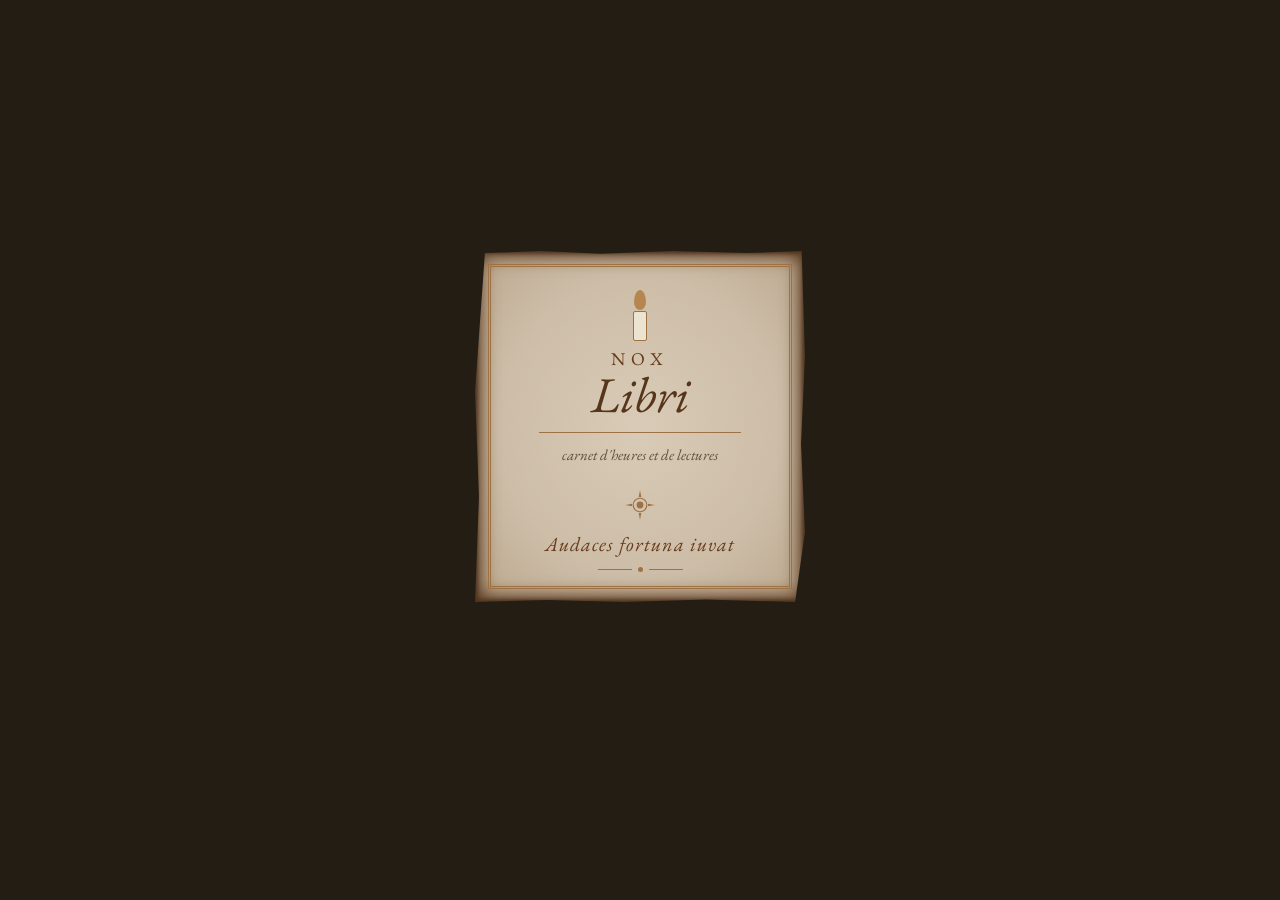
<file: index.html>
<!DOCTYPE html>
<html lang="fr">
<head>
  <meta charset="UTF-8">
  <meta name="viewport" content="width=device-width, initial-scale=1, viewport-fit=cover">
  <meta name="theme-color" content="#231D14">
  <title>Nox Libri</title>

  <!-- L'application installable : sa carte d'identité et son icône -->
  <link rel="manifest" href="manifest.json">
  <link rel="icon" href="icones/icone-192.png">
  <link rel="apple-touch-icon" href="icones/icone-192.png">

  <!-- Les polices : EB Garamond (titres), News Cycle (petits textes), Cutive (tâches et notes).
       Elles sont rangées dans le dossier "polices" : aucun autre site n'est contacté. -->
  <link rel="stylesheet" href="css/polices.css">

  <link rel="stylesheet" href="css/style.css">
</head>
<body class="theme-jour">

  <!-- ========== L'ÉCRAN D'OUVERTURE (l'ex-libris) ========== -->
  <!-- Elle reste affichée jusqu'à ce qu'on touche l'écran : la page se tourne alors comme celle d'un livre -->
  <div id="ouverture" role="button" tabindex="0" aria-label="Ouvrir le carnet">
    <div class="etiquette-exlibris page">
      <div class="double-cadre"></div>
      <div class="chandelle-dessin" aria-hidden="true"><span class="cire"></span><span class="flamme"></span></div>
      <p class="ex">NOX</p>
      <p class="libris">Libri</p>
      <div class="filet"></div>
      <p class="sous-titre">carnet d'heures et de lectures</p>
      <div class="soleil" aria-hidden="true">
        <svg width="34" height="34" viewBox="0 0 30 30"><circle cx="15" cy="15" r="6" fill="none" stroke="currentColor"/><circle cx="15" cy="15" r="3" fill="currentColor"/><path d="M15 2 L16.2 8 L13.8 8 Z M15 28 L13.8 22 L16.2 22 Z M2 15 L8 13.8 L8 16.2 Z M28 15 L22 16.2 L22 13.8 Z" fill="currentColor"/></svg>
      </div>
      <p class="devise">Audaces fortuna iuvat</p>
      <div class="filet-point"><i></i><b></b><i></i></div>
    </div>
    <p class="invitation">touchez pour ouvrir le carnet</p>
  </div>

  <!-- ========== LE CONTENU : chaque volet s'affiche ici ========== -->
  <main id="contenu"></main>

  <!-- ========== LA BARRE DE NAVIGATION ========== -->
  <nav id="navigation">
    <button data-volet="aujourdhui">Aujourd'hui</button>
    <button data-volet="calendrier">Calendrier</button>
    <button data-volet="taches">Tâches</button>
    <button data-volet="bibliotheque">Bibliothèque</button>
    <button data-volet="notes">Notes</button>
  </nav>

  <!-- Les fenêtres qui s'ouvrent par-dessus (fiches, formulaires, questions) -->
  <div id="fenetres"></div>

  <!-- Le lecteur de livres, en plein écran -->
  <div id="lecteur" hidden></div>

  <!-- Les petits messages temporaires -->
  <div id="messages"></div>

  <!-- Le grain du papier, dessiné une seule fois et réutilisé partout -->
  <svg width="0" height="0" style="position:absolute" aria-hidden="true">
    <filter id="filtre-grain"><feTurbulence type="fractalNoise" baseFrequency=".9" numOctaves="3"/></filter>
  </svg>

  <!-- ========== LE CODE, découpé en fichiers ========== -->
  <script src="js/outils.js"></script>
  <script src="js/donnees.js"></script>
  <script src="js/fenetres.js"></script>
  <script src="js/rendezvous.js"></script>
  <script src="js/calendrier.js"></script>
  <script src="js/taches.js"></script>
  <script src="js/notes.js"></script>
  <script src="js/aujourdhui.js"></script>
  <script src="js/bibliotheque.js"></script>
  <script src="js/lecteur.js"></script>
  <script src="js/rappels.js"></script>
  <script src="js/app.js"></script>
</body>
</html>
</file>
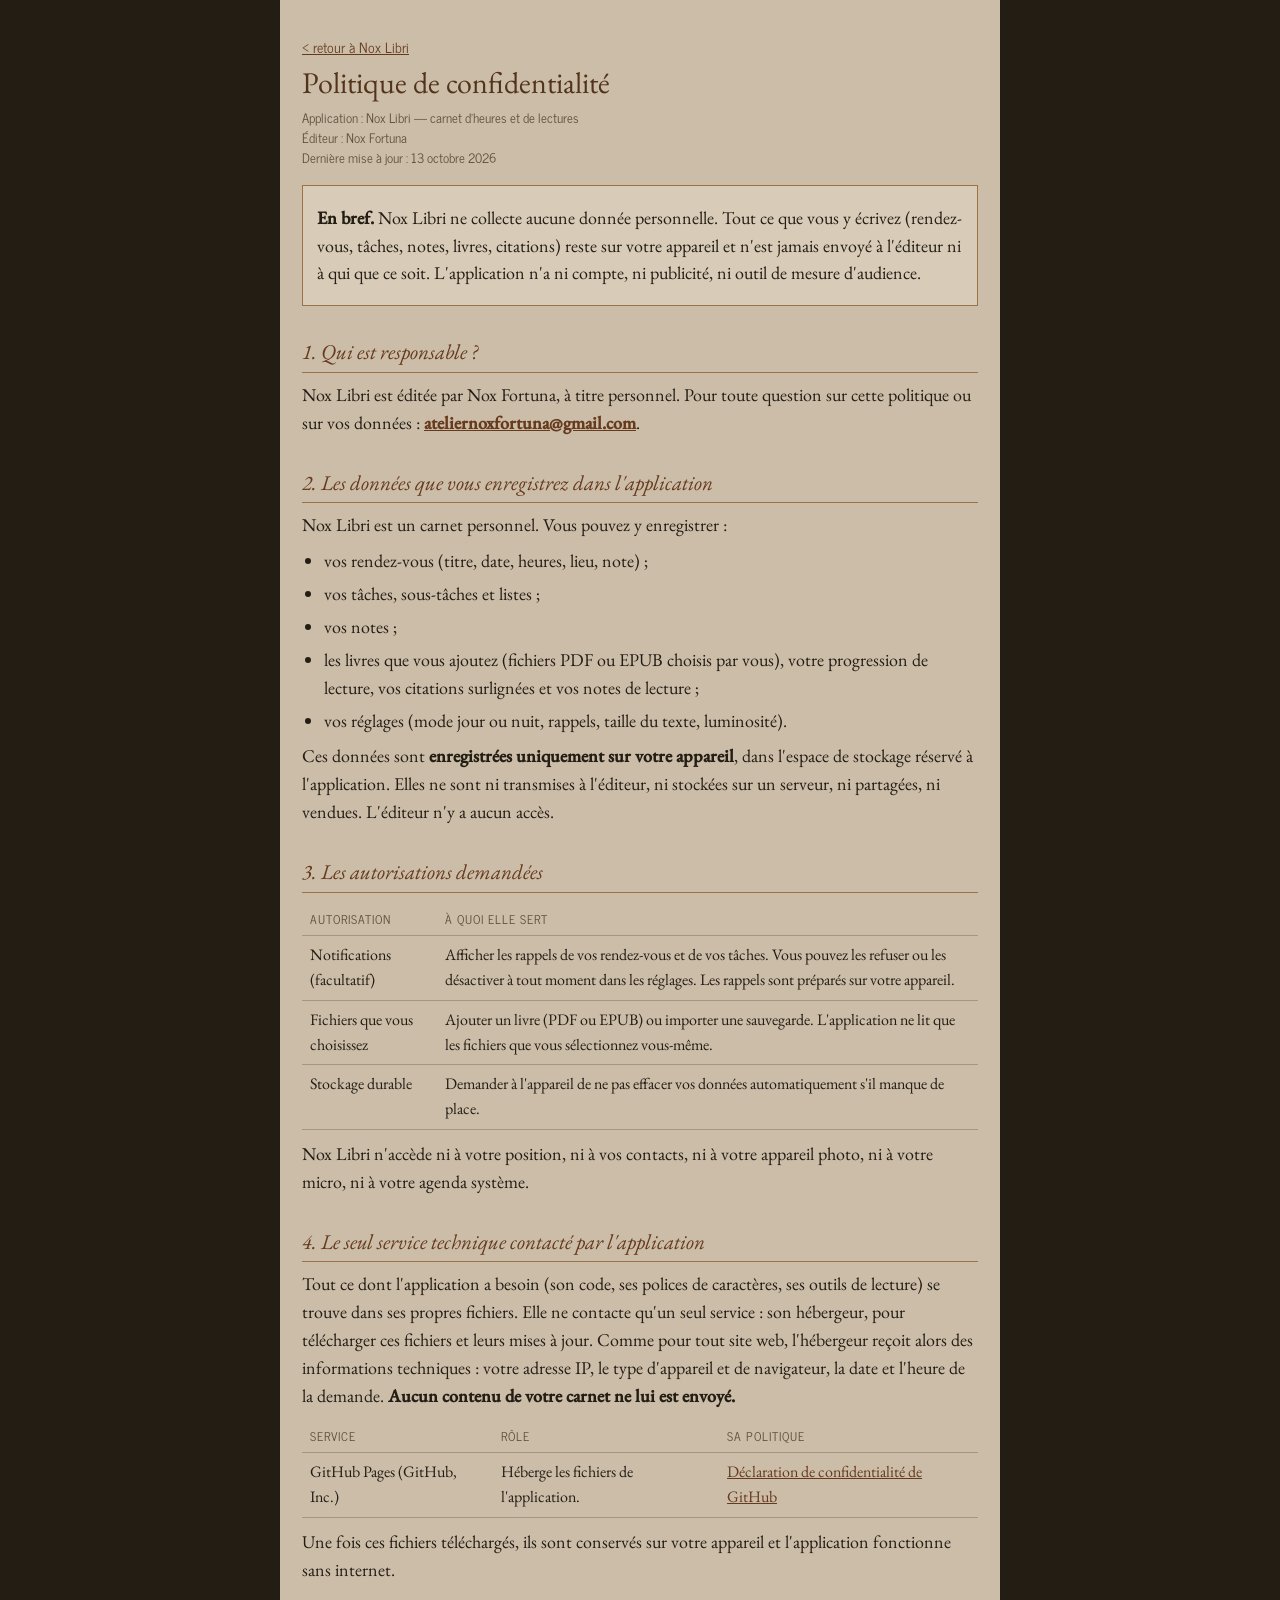
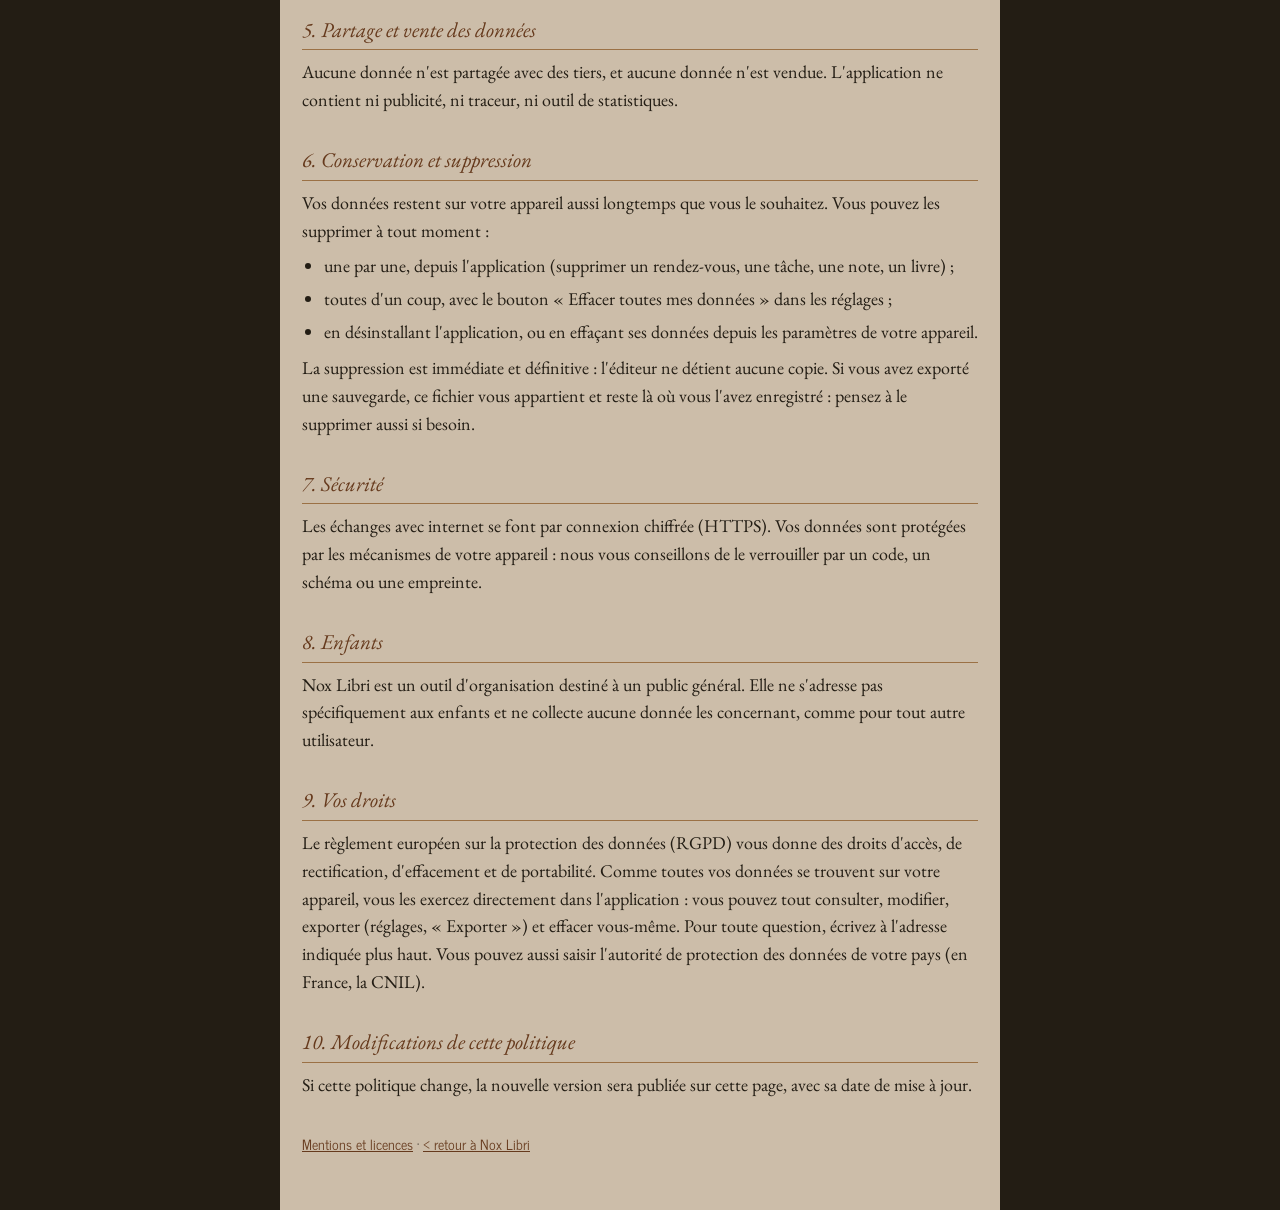
<file: confidentialite.html>
<!DOCTYPE html>
<html lang="fr">
<head>
  <meta charset="UTF-8">
  <meta name="viewport" content="width=device-width, initial-scale=1">
  <title>Politique de confidentialité — Nox Libri</title>
  <link rel="icon" href="icones/icone-192.png">
  <link rel="stylesheet" href="css/polices.css">
  <link rel="stylesheet" href="css/documents.css">
</head>
<body>
<main>

  <p class="retour"><a href="./">‹ retour à Nox Libri</a></p>

  <h1>Politique de confidentialité</h1>
  <p class="date">Application : Nox Libri — carnet d'heures et de lectures<br>
  Éditeur : Nox Fortuna<br>
  Dernière mise à jour : 13 octobre 2026</p>

  <div class="resume">
    <p><strong>En bref.</strong> Nox Libri ne collecte aucune donnée personnelle. Tout ce que vous y écrivez
    (rendez-vous, tâches, notes, livres, citations) reste sur votre appareil et n'est jamais envoyé à l'éditeur
    ni à qui que ce soit. L'application n'a ni compte, ni publicité, ni outil de mesure d'audience.</p>
  </div>

  <h2>1. Qui est responsable ?</h2>
  <p>Nox Libri est éditée par Nox Fortuna, à titre personnel.
  Pour toute question sur cette politique ou sur vos données : <strong><a href="mailto:ateliernoxfortuna@gmail.com">ateliernoxfortuna@gmail.com</a></strong>.</p>

  <h2>2. Les données que vous enregistrez dans l'application</h2>
  <p>Nox Libri est un carnet personnel. Vous pouvez y enregistrer :</p>
  <ul>
    <li>vos rendez-vous (titre, date, heures, lieu, note) ;</li>
    <li>vos tâches, sous-tâches et listes ;</li>
    <li>vos notes ;</li>
    <li>les livres que vous ajoutez (fichiers PDF ou EPUB choisis par vous), votre progression de lecture,
        vos citations surlignées et vos notes de lecture ;</li>
    <li>vos réglages (mode jour ou nuit, rappels, taille du texte, luminosité).</li>
  </ul>
  <p>Ces données sont <strong>enregistrées uniquement sur votre appareil</strong>, dans l'espace de stockage réservé
  à l'application. Elles ne sont ni transmises à l'éditeur, ni stockées sur un serveur, ni partagées, ni vendues.
  L'éditeur n'y a aucun accès.</p>

  <h2>3. Les autorisations demandées</h2>
  <table>
    <tr><th>Autorisation</th><th>À quoi elle sert</th></tr>
    <tr><td>Notifications (facultatif)</td><td>Afficher les rappels de vos rendez-vous et de vos tâches. Vous pouvez les
        refuser ou les désactiver à tout moment dans les réglages. Les rappels sont préparés sur votre appareil.</td></tr>
    <tr><td>Fichiers que vous choisissez</td><td>Ajouter un livre (PDF ou EPUB) ou importer une sauvegarde. L'application
        ne lit que les fichiers que vous sélectionnez vous-même.</td></tr>
    <tr><td>Stockage durable</td><td>Demander à l'appareil de ne pas effacer vos données automatiquement s'il manque de place.</td></tr>
  </table>
  <p>Nox Libri n'accède ni à votre position, ni à vos contacts, ni à votre appareil photo, ni à votre micro,
  ni à votre agenda système.</p>

  <h2>4. Le seul service technique contacté par l'application</h2>
  <p>Tout ce dont l'application a besoin (son code, ses polices de caractères, ses outils de lecture) se trouve dans
  ses propres fichiers. Elle ne contacte qu'un seul service : son hébergeur, pour télécharger ces fichiers et leurs mises à jour.
  Comme pour tout site web, l'hébergeur reçoit alors des informations techniques : votre adresse IP, le type d'appareil
  et de navigateur, la date et l'heure de la demande. <strong>Aucun contenu de votre carnet ne lui est envoyé.</strong></p>
  <table>
    <tr><th>Service</th><th>Rôle</th><th>Sa politique</th></tr>
    <tr><td>GitHub Pages (GitHub, Inc.)</td><td>Héberge les fichiers de l'application.</td>
        <td><a href="https://docs.github.com/fr/site-policy/privacy-policies/github-general-privacy-statement" rel="noopener">Déclaration de confidentialité de GitHub</a></td></tr>
  </table>
  <p>Une fois ces fichiers téléchargés, ils sont conservés sur votre appareil et l'application fonctionne sans internet.</p>

  <h2>5. Partage et vente des données</h2>
  <p>Aucune donnée n'est partagée avec des tiers, et aucune donnée n'est vendue. L'application ne contient
  ni publicité, ni traceur, ni outil de statistiques.</p>

  <h2>6. Conservation et suppression</h2>
  <p>Vos données restent sur votre appareil aussi longtemps que vous le souhaitez. Vous pouvez les supprimer à tout moment :</p>
  <ul>
    <li>une par une, depuis l'application (supprimer un rendez-vous, une tâche, une note, un livre) ;</li>
    <li>toutes d'un coup, avec le bouton « Effacer toutes mes données » dans les réglages ;</li>
    <li>en désinstallant l'application, ou en effaçant ses données depuis les paramètres de votre appareil.</li>
  </ul>
  <p>La suppression est immédiate et définitive : l'éditeur ne détient aucune copie. Si vous avez exporté une
  sauvegarde, ce fichier vous appartient et reste là où vous l'avez enregistré : pensez à le supprimer aussi si besoin.</p>

  <h2>7. Sécurité</h2>
  <p>Les échanges avec internet se font par connexion chiffrée (HTTPS). Vos données sont protégées par les
  mécanismes de votre appareil : nous vous conseillons de le verrouiller par un code, un schéma ou une empreinte.</p>

  <h2>8. Enfants</h2>
  <p>Nox Libri est un outil d'organisation destiné à un public général. Elle ne s'adresse pas spécifiquement
  aux enfants et ne collecte aucune donnée les concernant, comme pour tout autre utilisateur.</p>

  <h2>9. Vos droits</h2>
  <p>Le règlement européen sur la protection des données (RGPD) vous donne des droits d'accès, de rectification,
  d'effacement et de portabilité. Comme toutes vos données se trouvent sur votre appareil, vous les exercez
  directement dans l'application : vous pouvez tout consulter, modifier, exporter (réglages, « Exporter »)
  et effacer vous-même. Pour toute question, écrivez à l'adresse indiquée plus haut. Vous pouvez aussi saisir
  l'autorité de protection des données de votre pays (en France, la CNIL).</p>

  <h2>10. Modifications de cette politique</h2>
  <p>Si cette politique change, la nouvelle version sera publiée sur cette page, avec sa date de mise à jour.</p>

  <p class="retour" style="margin-top:34px"><a href="licences.html">Mentions et licences</a> · <a href="./">‹ retour à Nox Libri</a></p>

</main>
</body>
</html>
</file>
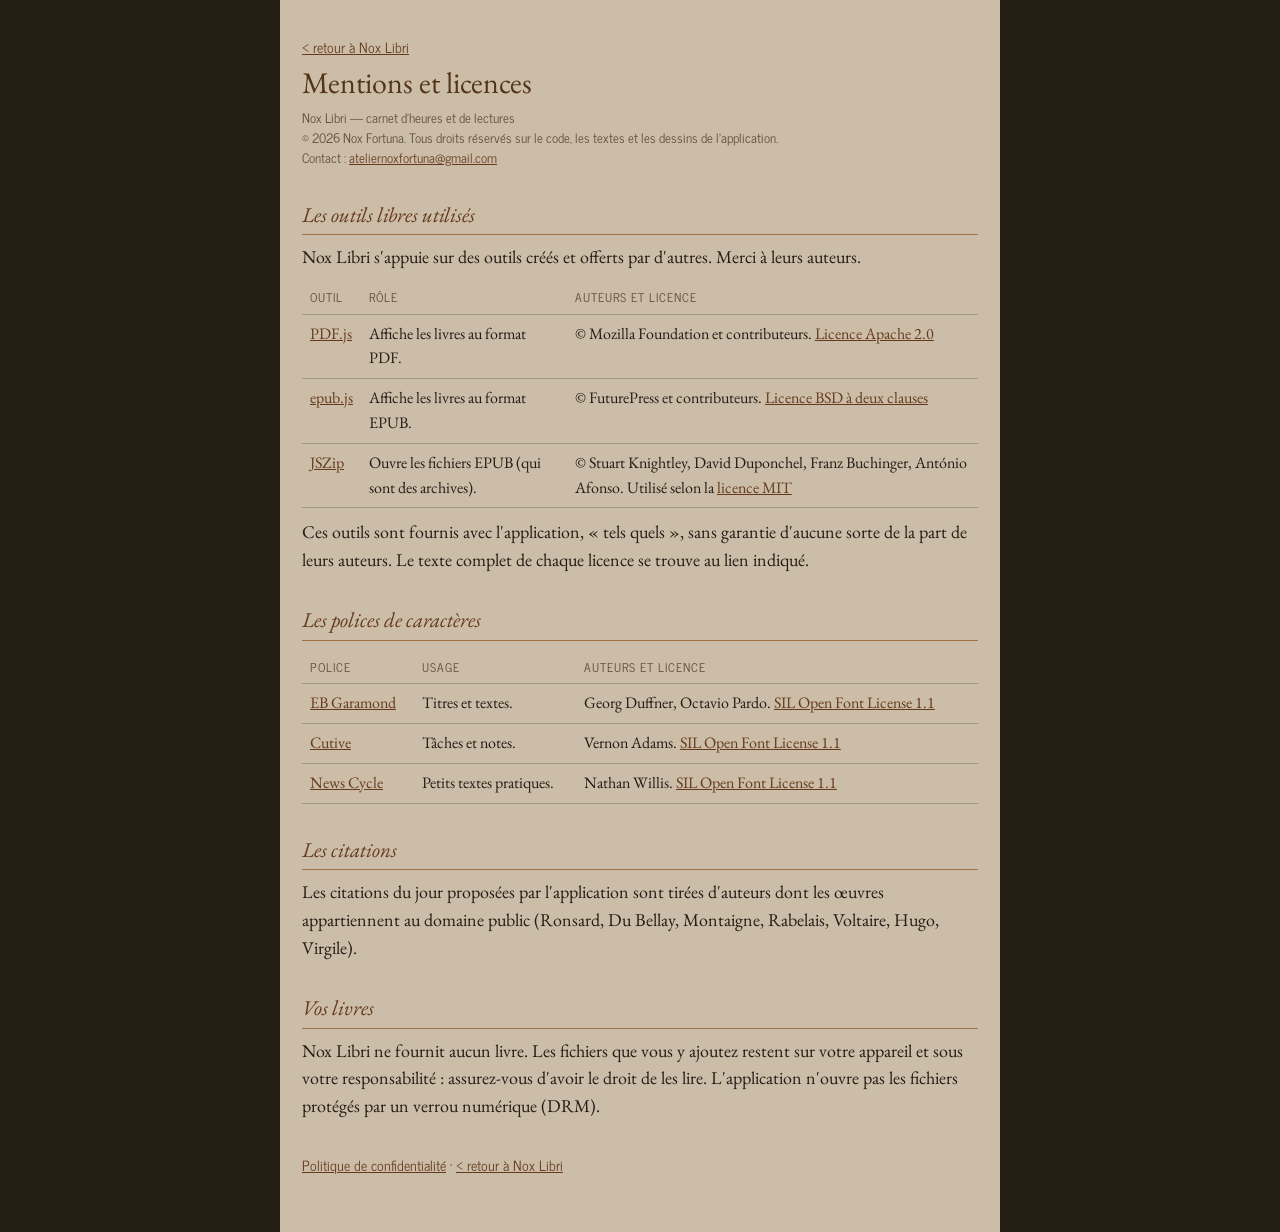
<file: licences.html>
<!DOCTYPE html>
<html lang="fr">
<head>
  <meta charset="UTF-8">
  <meta name="viewport" content="width=device-width, initial-scale=1">
  <title>Mentions et licences — Nox Libri</title>
  <link rel="icon" href="icones/icone-192.png">
  <link rel="stylesheet" href="css/polices.css">
  <link rel="stylesheet" href="css/documents.css">
</head>
<body>
<main>

  <p class="retour"><a href="./">‹ retour à Nox Libri</a></p>

  <h1>Mentions et licences</h1>
  <p class="date">Nox Libri — carnet d'heures et de lectures<br>
  © 2026 Nox Fortuna. Tous droits réservés sur le code, les textes et les dessins de l'application.<br>
  Contact : <a href="mailto:ateliernoxfortuna@gmail.com">ateliernoxfortuna@gmail.com</a></p>

  <h2>Les outils libres utilisés</h2>
  <p>Nox Libri s'appuie sur des outils créés et offerts par d'autres. Merci à leurs auteurs.</p>
  <table>
    <tr><th>Outil</th><th>Rôle</th><th>Auteurs et licence</th></tr>
    <tr>
      <td><a href="https://github.com/mozilla/pdf.js" rel="noopener">PDF.js</a></td>
      <td>Affiche les livres au format PDF.</td>
      <td>© Mozilla Foundation et contributeurs.
          <a href="bibliotheques/pdfjs-LICENCE.txt">Licence Apache 2.0</a></td>
    </tr>
    <tr>
      <td><a href="https://github.com/futurepress/epub.js" rel="noopener">epub.js</a></td>
      <td>Affiche les livres au format EPUB.</td>
      <td>© FuturePress et contributeurs.
          <a href="bibliotheques/epubjs-LICENCE.txt">Licence BSD à deux clauses</a></td>
    </tr>
    <tr>
      <td><a href="https://github.com/Stuk/jszip" rel="noopener">JSZip</a></td>
      <td>Ouvre les fichiers EPUB (qui sont des archives).</td>
      <td>© Stuart Knightley, David Duponchel, Franz Buchinger, António Afonso. Utilisé selon la
          <a href="bibliotheques/jszip-LICENCE.txt">licence MIT</a></td>
    </tr>
  </table>
  <p>Ces outils sont fournis avec l'application, « tels quels », sans garantie d'aucune sorte de la part de leurs auteurs.
  Le texte complet de chaque licence se trouve au lien indiqué.</p>

  <h2>Les polices de caractères</h2>
  <table>
    <tr><th>Police</th><th>Usage</th><th>Auteurs et licence</th></tr>
    <tr>
      <td><a href="https://fonts.google.com/specimen/EB+Garamond" rel="noopener">EB Garamond</a></td>
      <td>Titres et textes.</td>
      <td>Georg Duffner, Octavio Pardo. <a href="polices/EBGaramond-OFL.txt">SIL Open Font License 1.1</a></td>
    </tr>
    <tr>
      <td><a href="https://fonts.google.com/specimen/Cutive" rel="noopener">Cutive</a></td>
      <td>Tâches et notes.</td>
      <td>Vernon Adams. <a href="polices/Cutive-OFL.txt">SIL Open Font License 1.1</a></td>
    </tr>
    <tr>
      <td><a href="https://fonts.google.com/specimen/News+Cycle" rel="noopener">News Cycle</a></td>
      <td>Petits textes pratiques.</td>
      <td>Nathan Willis. <a href="polices/NewsCycle-OFL.txt">SIL Open Font License 1.1</a></td>
    </tr>
  </table>

  <h2>Les citations</h2>
  <p>Les citations du jour proposées par l'application sont tirées d'auteurs dont les œuvres appartiennent au
  domaine public (Ronsard, Du Bellay, Montaigne, Rabelais, Voltaire, Hugo, Virgile).</p>

  <h2>Vos livres</h2>
  <p>Nox Libri ne fournit aucun livre. Les fichiers que vous y ajoutez restent sur votre appareil et sous votre
  responsabilité : assurez-vous d'avoir le droit de les lire. L'application n'ouvre pas les fichiers protégés
  par un verrou numérique (DRM).</p>

  <p class="retour" style="margin-top:34px"><a href="confidentialite.html">Politique de confidentialité</a> · <a href="./">‹ retour à Nox Libri</a></p>

</main>
</body>
</html>
</file>
<file: css/polices.css>
/* Les polices de Nox Libri, rangées dans l'application (plus besoin d'internet pour les afficher) */
@font-face {
  font-family: 'Cutive';
  font-style: normal;
  font-weight: 400;
  font-display: swap;
  src: url('../polices/Cutive-normal-1-latin-ext.woff2') format('woff2');
  unicode-range: U+0100-02BA, U+02BD-02C5, U+02C7-02CC, U+02CE-02D7, U+02DD-02FF, U+0304, U+0308, U+0329, U+1D00-1DBF, U+1E00-1E9F, U+1EF2-1EFF, U+2020, U+20A0-20AB, U+20AD-20C4, U+2113, U+2C60-2C7F, U+A720-A7FF;
}
@font-face {
  font-family: 'Cutive';
  font-style: normal;
  font-weight: 400;
  font-display: swap;
  src: url('../polices/Cutive-normal-2-latin.woff2') format('woff2');
  unicode-range: U+0000-00FF, U+0131, U+0152-0153, U+02BB-02BC, U+02C6, U+02DA, U+02DC, U+0304, U+0308, U+0329, U+2000-206F, U+20AC, U+2122, U+2191, U+2193, U+2212, U+2215, U+FEFF, U+FFFD;
}
@font-face {
  font-family: 'EB Garamond';
  font-style: italic;
  font-weight: 400;
  font-display: swap;
  src: url('../polices/EBGaramond-italic-3-latin-ext.woff2') format('woff2');
  unicode-range: U+0100-02BA, U+02BD-02C5, U+02C7-02CC, U+02CE-02D7, U+02DD-02FF, U+0304, U+0308, U+0329, U+1D00-1DBF, U+1E00-1E9F, U+1EF2-1EFF, U+2020, U+20A0-20AB, U+20AD-20C4, U+2113, U+2C60-2C7F, U+A720-A7FF;
}
@font-face {
  font-family: 'EB Garamond';
  font-style: italic;
  font-weight: 400;
  font-display: swap;
  src: url('../polices/EBGaramond-italic-4-latin.woff2') format('woff2');
  unicode-range: U+0000-00FF, U+0131, U+0152-0153, U+02BB-02BC, U+02C6, U+02DA, U+02DC, U+0304, U+0308, U+0329, U+2000-206F, U+20AC, U+2122, U+2191, U+2193, U+2212, U+2215, U+FEFF, U+FFFD;
}
@font-face {
  font-family: 'EB Garamond';
  font-style: normal;
  font-weight: 400;
  font-display: swap;
  src: url('../polices/EBGaramond-normal-5-latin-ext.woff2') format('woff2');
  unicode-range: U+0100-02BA, U+02BD-02C5, U+02C7-02CC, U+02CE-02D7, U+02DD-02FF, U+0304, U+0308, U+0329, U+1D00-1DBF, U+1E00-1E9F, U+1EF2-1EFF, U+2020, U+20A0-20AB, U+20AD-20C4, U+2113, U+2C60-2C7F, U+A720-A7FF;
}
@font-face {
  font-family: 'EB Garamond';
  font-style: normal;
  font-weight: 400;
  font-display: swap;
  src: url('../polices/EBGaramond-normal-6-latin.woff2') format('woff2');
  unicode-range: U+0000-00FF, U+0131, U+0152-0153, U+02BB-02BC, U+02C6, U+02DA, U+02DC, U+0304, U+0308, U+0329, U+2000-206F, U+20AC, U+2122, U+2191, U+2193, U+2212, U+2215, U+FEFF, U+FFFD;
}
@font-face {
  font-family: 'EB Garamond';
  font-style: normal;
  font-weight: 500;
  font-display: swap;
  src: url('../polices/EBGaramond-normal-5-latin-ext.woff2') format('woff2');
  unicode-range: U+0100-02BA, U+02BD-02C5, U+02C7-02CC, U+02CE-02D7, U+02DD-02FF, U+0304, U+0308, U+0329, U+1D00-1DBF, U+1E00-1E9F, U+1EF2-1EFF, U+2020, U+20A0-20AB, U+20AD-20C4, U+2113, U+2C60-2C7F, U+A720-A7FF;
}
@font-face {
  font-family: 'EB Garamond';
  font-style: normal;
  font-weight: 500;
  font-display: swap;
  src: url('../polices/EBGaramond-normal-6-latin.woff2') format('woff2');
  unicode-range: U+0000-00FF, U+0131, U+0152-0153, U+02BB-02BC, U+02C6, U+02DA, U+02DC, U+0304, U+0308, U+0329, U+2000-206F, U+20AC, U+2122, U+2191, U+2193, U+2212, U+2215, U+FEFF, U+FFFD;
}
@font-face {
  font-family: 'News Cycle';
  font-style: normal;
  font-weight: 400;
  font-display: swap;
  src: url('../polices/NewsCycle-normal-7-latin-ext.woff2') format('woff2');
  unicode-range: U+0100-02BA, U+02BD-02C5, U+02C7-02CC, U+02CE-02D7, U+02DD-02FF, U+0304, U+0308, U+0329, U+1D00-1DBF, U+1E00-1E9F, U+1EF2-1EFF, U+2020, U+20A0-20AB, U+20AD-20C4, U+2113, U+2C60-2C7F, U+A720-A7FF;
}
@font-face {
  font-family: 'News Cycle';
  font-style: normal;
  font-weight: 400;
  font-display: swap;
  src: url('../polices/NewsCycle-normal-8-latin.woff2') format('woff2');
  unicode-range: U+0000-00FF, U+0131, U+0152-0153, U+02BB-02BC, U+02C6, U+02DA, U+02DC, U+0304, U+0308, U+0329, U+2000-206F, U+20AC, U+2122, U+2191, U+2193, U+2212, U+2215, U+FEFF, U+FFFD;
}
@font-face {
  font-family: 'News Cycle';
  font-style: normal;
  font-weight: 700;
  font-display: swap;
  src: url('../polices/NewsCycle-normal-9-latin-ext.woff2') format('woff2');
  unicode-range: U+0100-02BA, U+02BD-02C5, U+02C7-02CC, U+02CE-02D7, U+02DD-02FF, U+0304, U+0308, U+0329, U+1D00-1DBF, U+1E00-1E9F, U+1EF2-1EFF, U+2020, U+20A0-20AB, U+20AD-20C4, U+2113, U+2C60-2C7F, U+A720-A7FF;
}
@font-face {
  font-family: 'News Cycle';
  font-style: normal;
  font-weight: 700;
  font-display: swap;
  src: url('../polices/NewsCycle-normal-10-latin.woff2') format('woff2');
  unicode-range: U+0000-00FF, U+0131, U+0152-0153, U+02BB-02BC, U+02C6, U+02DA, U+02DC, U+0304, U+0308, U+0329, U+2000-206F, U+20AC, U+2122, U+2191, U+2193, U+2212, U+2215, U+FEFF, U+FFFD;
}
</file>
<file: css/style.css>
/* =====================================================================
   EX LIBRIS — la feuille de style
   Organisation : 1. couleurs  2. page et papier  3. navigation
   4. éléments communs  5. calendrier  6. tâches  7. notes
   8. bibliothèque  9. lecteur  10. ouverture et messages
   ===================================================================== */


/* ========== 1. LES COULEURS (variables) ========== */
:root {
  /* La palette tirée de L'Ange déchu de Cabanel */
  --bureau: #231D14;
  --barre: #2C291C;
  --parchemin: #CCBDA9;
  --brun-encre: #53341B;
  --rouille: #663A1D;
  --brun-gris: #5C4E3A;
  --gris-cendre: #6F6758;
  --or: #9B7145;
  --or-vif: #B58550;
  --creme: #EDE3D2;

  /* Les rôles : ce sont eux qui changent la nuit */
  --page-fond: radial-gradient(ellipse at center, #d8cbb8 0%, #CCBDA9 60%, #b9a78f 100%);
  --page-ombre: inset 0 0 18px 6px #53341B, inset 0 0 4px 2px #231D14;
  --encre: #231D14;           /* le texte principal */
  --encre-titre: #53341B;     /* les titres */
  --rubrique: #663A1D;        /* lettrines, rubriques, accents */
  --texte-discret: #5C4E3A;   /* heures, petits textes */
  --trait: #6F6758;           /* lignes, tâches terminées */
  --encart: rgba(237, 227, 210, .35);
  --grain-mode: multiply;

  /* Les trois niveaux d'importance : Braise, Flamme, Cendre */
  --braise: #663A1D;
  --flamme: #B58550;
  --cendre: #6F6758;
  --contour-cendre: transparent;

  /* Les polices */
  --f-titre: 'EB Garamond', Georgia, serif;
  --f-pratique: 'News Cycle', Arial, sans-serif;
  --f-machine: 'Cutive', 'Courier New', monospace;
}

/* Le mode cuir, pour la nuit */
body.theme-nuit {
  --page-fond: radial-gradient(ellipse at center, #3a3524 0%, #2C291C 60%, #1c1810 100%);
  --page-ombre: inset 0 0 18px 6px #000, inset 0 0 0 1px #53341B;
  --encre: #CCBDA9;
  --encre-titre: #CCBDA9;
  --rubrique: #B58550;
  --texte-discret: #9B7145;
  --trait: #8a8070;
  --encart: rgba(0, 0, 0, .25);
  --grain-mode: overlay;
  --braise: #a0522d;
  --contour-cendre: #CCBDA9;
  color-scheme: dark;
}


/* ========== 2. LA PAGE ET LE PAPIER ========== */
* { box-sizing: border-box; }

html, body { margin: 0; }
html { -webkit-text-size-adjust: 100%; text-size-adjust: 100%; }   /* le téléphone ne grossit pas les textes tout seul */

body {
  background: var(--bureau);
  color: var(--encre);
  font-family: var(--f-titre);
  font-size: 16px;
  min-height: 100dvh;
  -webkit-tap-highlight-color: transparent;
}

#contenu {
  max-width: 560px;
  margin: 0 auto;
  padding: 12px 10px 86px;
}

/* La page de parchemin aux bords brûlés */
.page {
  position: relative;
  background: var(--page-fond);
  box-shadow: var(--page-ombre);
  color: var(--encre);
  padding: 22px 18px 26px;
  min-height: calc(100dvh - 110px);
  clip-path: polygon(3% 0.6%, 20% 0, 38% 0.8%, 60% 0, 82% 0.6%, 99% 0, 100% 30%, 98.8% 55%, 100% 80%, 97% 100%, 70% 99.3%, 45% 100%, 22% 99.4%, 0 100%, 1.2% 70%, 0 40%);
}

/* Le grain du papier, posé par-dessus la page */
.page::after {
  content: "";
  position: absolute;
  inset: 0;
  pointer-events: none;
  opacity: .35;
  mix-blend-mode: var(--grain-mode);
  background-image: url("data:image/svg+xml;utf8,<svg xmlns='http://www.w3.org/2000/svg' width='200' height='200'><filter id='n'><feTurbulence type='fractalNoise' baseFrequency='.9' numOctaves='3'/><feColorMatrix values='0 0 0 0 .35 0 0 0 0 .25 0 0 0 0 .15 0 0 0 .55 0'/></filter><rect width='100%' height='100%' filter='url(%23n)'/></svg>");
}

/* Le papier ligné des notes, avec sa marge rouge */
.papier-ligne {
  background:
    linear-gradient(90deg, transparent 34px, rgba(102, 58, 29, .45) 34px 35px, transparent 35px),
    repeating-linear-gradient(180deg, transparent 0 25px, rgba(111, 103, 88, .3) 25px 26px),
    var(--page-fond);
  padding-left: 46px;
}

/* La carte ancienne, pour la vue Mois */
.fond-carte {
  background:
    repeating-linear-gradient(90deg, transparent 0 39px, rgba(83, 52, 27, .18) 39px 40px),
    repeating-linear-gradient(0deg, transparent 0 39px, rgba(83, 52, 27, .18) 39px 40px),
    var(--page-fond);
}
.rose-des-vents {
  position: absolute;
  right: 18px;
  bottom: 22px;
  width: 78px;
  height: 78px;
  opacity: .45;
  color: var(--rubrique);
  pointer-events: none;
}

/* Le ruban marque-page : il ramène à aujourd'hui */
.ruban {
  position: absolute;
  right: 28px;
  top: 0;
  width: 15px;
  height: 64px;
  background: #663A1D;
  border: none;
  padding: 0;
  cursor: pointer;
  clip-path: polygon(0 0, 100% 0, 100% 100%, 50% 86%, 0 100%);
  z-index: 2;
}

/* La fleur séchée, en décoration */
.fleur-sechee {
  position: absolute;
  right: 10px;
  bottom: 16px;
  width: 64px;
  opacity: .55;
  transform: rotate(18deg);
  pointer-events: none;
}


/* ========== 3. LA BARRE DE NAVIGATION ========== */
#navigation {
  position: fixed;
  left: 0;
  right: 0;
  bottom: 0;
  z-index: 40;
  display: flex;
  justify-content: space-around;
  background: var(--barre);
  border-top: 1px solid #53341B;
  padding: 8px 2px calc(8px + env(safe-area-inset-bottom));
}
#navigation button {
  flex: 1;
  background: none;
  border: none;
  font-family: var(--f-titre);
  font-style: italic;
  font-size: 14px;
  color: var(--or);
  padding: 6px 0;
  cursor: pointer;
}
#navigation button.actif {
  color: var(--or-vif);
  text-decoration: underline;
  text-underline-offset: 5px;
}


/* ========== 4. LES ÉLÉMENTS COMMUNS ========== */
p { margin: 0; }

.titre-page {
  font-size: 24px;
  color: var(--encre-titre);
  line-height: 1.15;
  margin: 0;
  font-weight: 400;
}

/* La lettrine des manuscrits enluminés */
.lettrine {
  float: left;
  font-size: 2.9em;
  line-height: .85;
  color: var(--rubrique);
  margin: 4px 8px 0 0;
  border: 1px solid var(--or);
  padding: 3px 6px;
  background: var(--encart);
}
.initiale { color: var(--rubrique); font-size: 1.3em; }

.rubrique {
  color: var(--rubrique);
  font-style: italic;
  margin: 16px 0 6px;
  display: flex;
  justify-content: space-between;
  align-items: baseline;
  gap: 8px;
}
.petit {
  font-family: var(--f-pratique);
  font-size: 12px;
  color: var(--texte-discret);
  font-style: normal;
}
.filet { height: 1px; background: var(--or); margin: 10px 0; }
.vide { font-style: italic; color: var(--texte-discret); padding: 6px 0; }
.clair { clear: both; }

/* Les niveaux d'importance */
.imp-braise { background: var(--braise); color: var(--creme); }
.imp-flamme { background: var(--flamme); color: #231D14; border: 1px solid var(--or); }
.imp-cendre { background: var(--cendre); color: var(--creme); border: 1px solid var(--contour-cendre); }
.point {
  width: 10px;
  height: 10px;
  border-radius: 50%;
  display: inline-block;
  flex: none;
}
.point.braise { background: var(--braise); }
.point.flamme { background: var(--flamme); border: 1px solid var(--or); }
.point.cendre { background: var(--cendre); border: 1px solid var(--contour-cendre); }

/* Les cases à cocher */
.case {
  width: 17px;
  height: 17px;
  flex: none;
  border: 1.5px solid var(--encre-titre);
  background: transparent;
  padding: 0;
  cursor: pointer;
  color: var(--creme);
  font-size: 12px;
  line-height: 14px;
  text-align: center;
}
.case.cochee { background: var(--trait); border-color: var(--trait); }

/* Les petits boutons d'onglets et de choix */
.onglets {
  display: flex;
  flex-wrap: wrap;
  gap: 6px;
  margin: 8px 0;
}
.onglets button, .choix {
  font-family: var(--f-pratique);
  font-size: 12px;
  padding: 4px 10px;
  border: 1px solid var(--or);
  background: transparent;
  color: var(--texte-discret);
  cursor: pointer;
}
.onglets button.actif, .choix.actif {
  background: var(--encre-titre);
  border-color: var(--encre-titre);
  color: var(--creme);
}
body.theme-nuit .onglets button.actif, body.theme-nuit .choix.actif {
  background: var(--or-vif);
  border-color: var(--or-vif);
  color: #231D14;
}
.choix.imp-braise, .choix.imp-flamme, .choix.imp-cendre { opacity: .5; }
.choix.imp-braise { color: var(--creme); }
.choix.imp-flamme { color: #231D14; }
.choix.imp-cendre { color: var(--creme); }
.choix.actif.imp-braise, .choix.actif.imp-flamme, .choix.actif.imp-cendre {
  opacity: 1;
  outline: 2px solid var(--encre);
  outline-offset: 1px;
}
.jour-choix {
  width: 30px;
  height: 30px;
  border-radius: 50%;
  padding: 0;
}

/* Les boutons */
.bouton {
  font-family: var(--f-titre);
  font-size: 16px;
  padding: 8px 16px;
  border: 1px solid var(--rubrique);
  background: transparent;
  color: var(--rubrique);
  cursor: pointer;
}
.bouton.plein { background: #663A1D; border-color: #663A1D; color: var(--creme); }
.bouton.discret { border-color: transparent; font-style: italic; color: var(--texte-discret); }
.lien {
  background: none;
  border: none;
  padding: 0;
  font-family: var(--f-pratique);
  font-size: 12px;
  color: var(--or);
  cursor: pointer;
}
.rangee-boutons {
  display: flex;
  justify-content: space-between;
  gap: 10px;
  margin-top: 20px;
}

/* Le bouton rond « + », comme un sceau de cire */
.bouton-plus {
  position: fixed;
  right: max(18px, calc(50% - 262px));
  bottom: 80px;
  z-index: 30;
  width: 48px;
  height: 48px;
  border-radius: 50%;
  border: none;
  background: #663A1D;
  color: var(--creme);
  font-family: var(--f-titre);
  font-size: 30px;
  line-height: 46px;
  box-shadow: inset 0 0 0 3px #7a271f, 0 3px 8px rgba(0, 0, 0, .5);
  cursor: pointer;
}

/* Les champs de formulaire : des lignes sur la page */
.champ { margin-top: 12px; }
.champ label, .etiquette-champ {
  display: block;
  font-family: var(--f-pratique);
  font-size: 11px;
  letter-spacing: 1px;
  text-transform: uppercase;
  color: var(--texte-discret);
  margin-bottom: 3px;
}
.page input[type=text], .page input[type=date], .page input[type=time], .page input[type=search],
.page textarea, .page select {
  width: 100%;
  background: transparent;
  border: none;
  border-bottom: 1px solid var(--trait);
  font-family: var(--f-titre);
  font-size: 17px;
  color: var(--encre);
  padding: 4px 0;
  outline: none;
  border-radius: 0;
}
.page input:focus, .page textarea:focus { border-bottom-color: var(--rubrique); }
.page textarea { resize: vertical; min-height: 70px; font-family: var(--f-machine); font-size: 14px; line-height: 1.6; }
.colonnes { display: grid; grid-template-columns: 1.3fr 1fr 1fr; gap: 10px; }
.deux-colonnes { display: grid; grid-template-columns: 1fr 1fr; gap: 10px; }
.case-texte { display: flex; align-items: center; gap: 8px; margin-top: 10px; font-size: 15px; cursor: pointer; }

/* Les fenêtres qui s'ouvrent par-dessus */
.voile {
  position: fixed;
  inset: 0;
  z-index: 60;
  background: rgba(10, 7, 4, .72);
  display: flex;
  align-items: center;
  justify-content: center;
  padding: 14px;
  animation: apparaitre .25s ease;
}
.fenetre {
  width: 100%;
  max-width: 520px;
  max-height: 92dvh;
  min-height: 0;
  padding: 0;
  display: flex;                 /* la barre en haut, le corps en dessous */
  flex-direction: column;
  overflow: hidden;
}
/* La barre du haut ne défile pas : la croix pour fermer reste toujours visible */
.fenetre-barre {
  flex: none;
  display: flex;
  justify-content: flex-end;
  padding: 12px 14px 0;
  position: relative;
  z-index: 2;
}
.fermer-fenetre {
  width: 34px;
  height: 34px;
  border-radius: 50%;
  border: 1px solid var(--or);
  background: var(--encart);
  color: var(--rubrique);
  font-size: 15px;
  line-height: 1;
  cursor: pointer;
}
/* Le corps défile quand le contenu est plus long que l'écran */
.fenetre-corps {
  flex: 1;
  min-height: 0;
  overflow-y: auto;
  padding: 2px 18px 26px;
  position: relative;
  z-index: 1;
}
.fenetre.petite .fenetre-corps { padding-top: 22px; }
.fenetre-corps.papier-ligne { padding-left: 46px; background-attachment: local, local, scroll; }
.fenetre.petite { max-width: 380px; }
@keyframes apparaitre { from { opacity: 0; } to { opacity: 1; } }


/* ========== 5. LE CALENDRIER ========== */
.entete-calendrier {
  display: flex;
  align-items: baseline;
  justify-content: space-between;
  gap: 6px;
  padding-right: 34px;
}
.fleche {
  background: none;
  border: none;
  color: var(--or);
  font-size: 26px;
  padding: 0 6px;
  cursor: pointer;
  font-family: var(--f-titre);
}
.titre-calendrier { font-size: 19px; color: var(--encre-titre); text-align: center; flex: 1; }

/* Vue Mois */
.mois-grille {
  display: grid;
  grid-template-columns: repeat(7, 1fr);
  text-align: center;
  row-gap: 4px;
}
.mois-grille .nom-jour { font-size: 13px; color: var(--rubrique); font-style: italic; padding-bottom: 4px; }
.jour-mois {
  background: none;
  border: none;
  font-family: var(--f-titre);
  font-size: 17px;
  color: var(--encre);
  padding: 4px 0 2px;
  cursor: pointer;
  min-height: 44px;
}
.jour-mois .numero {
  display: inline-block;
  width: 30px;
  height: 30px;
  line-height: 30px;
  border-radius: 50%;
}
.jour-mois.aujourdhui .numero { background: #663A1D; color: var(--creme); }
.jour-mois.selectionne .numero { outline: 1.5px solid var(--rubrique); outline-offset: 1px; }
.jour-mois.hors-mois { opacity: .35; }
.jour-mois .points { display: flex; justify-content: center; gap: 2px; height: 7px; }
.jour-mois .points .point { width: 6px; height: 6px; }

/* Vues Semaine et Jour : la grille des heures */
.semaine-entete, .semaine-corps {
  display: grid;
  grid-template-columns: 32px repeat(7, 1fr);
}
.semaine-entete { text-align: center; margin-bottom: 4px; }
.semaine-entete span { font-size: 12px; color: var(--rubrique); font-style: italic; line-height: 1.15; }
.semaine-entete b {
  display: block;
  font-weight: 400;
  font-size: 17px;
  color: var(--encre);
  font-style: normal;
  margin: 0 auto;
}
.semaine-entete .ajd b {
  width: 26px;
  height: 26px;
  line-height: 26px;
  border-radius: 50%;
  background: #663A1D;
  color: var(--creme);
}
.grille-heures {
  position: relative;
  background-image: repeating-linear-gradient(180deg,
    rgba(83, 52, 27, .55) 0 1px, transparent 1px calc(var(--h) / 2 - 1px),
    rgba(111, 103, 88, .25) calc(var(--h) / 2 - 1px) calc(var(--h) / 2), transparent calc(var(--h) / 2) var(--h));
}
body.theme-nuit .grille-heures {
  background-image: repeating-linear-gradient(180deg,
    rgba(181, 133, 80, .45) 0 1px, transparent 1px calc(var(--h) / 2 - 1px),
    rgba(181, 133, 80, .15) calc(var(--h) / 2 - 1px) calc(var(--h) / 2), transparent calc(var(--h) / 2) var(--h));
}
.colonne-jour { position: relative; border-left: 1px solid rgba(111, 103, 88, .25); }
.colonne-jour.ajd { background: rgba(142, 47, 37, .07); }
.heure {
  position: absolute;
  left: 0;
  width: 28px;
  text-align: right;
  font-family: var(--f-pratique);
  font-size: 11px;
  color: var(--texte-discret);
  transform: translateY(-6px);
}
.bloc {
  position: absolute;
  left: 1px;
  right: 2px;
  border-radius: 3px;
  padding: 2px 4px;
  font-size: 12px;
  line-height: 1.15;
  overflow: hidden;
  cursor: pointer;
  z-index: 1;
}
.bloc.recurrent { outline: 1px dashed rgba(237, 227, 210, .8); outline-offset: -3px; }
.bloc.imp-flamme.recurrent { outline-color: rgba(35, 29, 20, .6); }
.vue-jour .bloc { left: 4px; right: 4px; padding: 4px 8px; font-size: 15px; }
.vue-jour .bloc .petit { color: inherit; opacity: .85; }
.maintenant { position: absolute; left: 0; right: 0; height: 2px; background: #663A1D; z-index: 2; pointer-events: none; }
.maintenant::before {
  content: "";
  position: absolute;
  left: -4px;
  top: -3px;
  width: 8px;
  height: 8px;
  border-radius: 50%;
  background: #663A1D;
}
body.theme-nuit .maintenant, body.theme-nuit .maintenant::before { background: var(--or-vif); }

/* Les lignes d'un programme ou d'une liste de rendez-vous */
.ligne-programme {
  display: flex;
  gap: 9px;
  align-items: center;
  padding: 4px 0;
  cursor: pointer;
}
.ligne-programme .petit { min-width: 52px; flex: none; white-space: nowrap; }
.ligne-programme.passe span:last-child { text-decoration: line-through; color: var(--trait); }

.prochain {
  border: 1px solid var(--or);
  padding: 8px 10px;
  background: var(--encart);
  cursor: pointer;
}
.citation-du-jour {
  margin-top: 18px;
  padding-top: 10px;
  border-top: 1px solid var(--or);
  text-align: center;
}
.citation-du-jour p:first-child { font-style: italic; color: var(--encre-titre); font-size: 15px; }

/* La fiche d'un rendez-vous */
.detail { display: flex; gap: 12px; margin: 10px 0; align-items: baseline; }
.detail > span:first-child { width: 22px; flex: none; color: var(--or); text-align: center; }


/* ========== 6. LES TÂCHES ========== */
.tache {
  display: flex;
  align-items: center;
  gap: 9px;
  padding: 6px 0;
  border-bottom: 1px solid rgba(111, 103, 88, .3);
  font-family: var(--f-machine);
  font-size: 14px;
}
.tache { line-height: 1.45; }                /* la police machine a des lettres hautes : il leur faut de la place */
.tache .texte { flex: 1; cursor: pointer; min-width: 0; overflow-wrap: anywhere; padding: 2px 0; }
.tache.faite .texte { color: var(--trait); text-decoration: line-through; }
.tache .petit { flex: none; }
.deplier {
  background: none;
  border: none;
  color: var(--rubrique);
  font-size: 14px;
  width: 14px;
  padding: 0;
  cursor: pointer;
  font-family: var(--f-titre);
}
.progres { height: 4px; background: rgba(111, 103, 88, .3); margin: 0 0 4px 41px; }
.progres span { display: block; height: 100%; background: var(--braise); }
.sous-taches { margin-left: 26px; border-left: 1px solid var(--or); padding-left: 10px; }
.sous-taches .tache { border-bottom: none; padding: 4px 0; }
.ajout-rapide {
  display: flex;
  gap: 6px;
  align-items: center;
  border: 1px dashed var(--or);
  padding: 4px 10px;
  margin-top: 12px;
}
.ajout-rapide input { border: none !important; font-family: var(--f-machine) !important; font-size: 14px !important; line-height: 1.7 !important; padding: 7px 0 5px !important; }
.ajout-rapide button { background: none; border: none; color: var(--rubrique); font-size: 22px; cursor: pointer; font-family: var(--f-titre); }
/* Dans la fiche d'une tâche : le texte de la sous-tâche sur toute la largeur, la date et les flèches en dessous */
.ligne-sous-tache { display: flex; flex-wrap: wrap; gap: 6px; align-items: center; padding: 6px 0 8px; font-family: var(--f-machine); font-size: 14px; border-bottom: 1px dotted rgba(111, 103, 88, .4); }
.ligne-sous-tache input[type=text] { flex: 1 1 calc(100% - 30px); min-width: 0; font-family: var(--f-machine) !important; font-size: 14px !important; line-height: 1.7 !important; padding: 7px 0 5px !important; }
.ligne-sous-tache input[type=date] { margin-left: 23px; flex: 1 1 auto !important; width: auto !important; }
.mini { background: none; border: 1px solid var(--or); color: var(--texte-discret); font-size: 12px; padding: 1px 6px; cursor: pointer; }

/* Les listes thématiques */
.fiche-liste {
  position: relative;
  display: flex;
  align-items: center;
  gap: 10px;
  border: 1px solid var(--or);
  background: var(--encart);
  padding: 10px 10px 10px 20px;
  margin-bottom: 8px;
  cursor: pointer;
}
.fiche-liste .onglet-couleur { position: absolute; left: -1px; top: -1px; bottom: -1px; width: 7px; }
.fiche-liste b { font-weight: 400; font-size: 18px; color: var(--encre-titre); flex: 1; }


/* ========== 7. LES NOTES ========== */
.carte-note {
  position: relative;
  border: 1px solid var(--or);
  background: var(--encart);
  padding: 9px 12px;
  margin-bottom: 9px;
  cursor: pointer;
}
.carte-note b { font-weight: 400; font-size: 18px; color: var(--encre-titre); display: block; padding-right: 18px; }
.carte-note .extrait { font-family: var(--f-machine); font-size: 13px; line-height: 1.8; color: var(--texte-discret); margin: 4px 0 4px; padding-top: 2px; white-space: nowrap; overflow: hidden; text-overflow: ellipsis; }
/* Le bas de la carte : les étiquettes à gauche, la date à droite, sur la même ligne et DANS la carte */
.carte-note .pied-note { display: flex; justify-content: space-between; align-items: flex-end; gap: 8px; }
.carte-note .pied-note .petit { flex: none; margin-left: auto; }
.carte-note .ruban-mini {
  position: absolute;
  right: 12px;
  top: -1px;
  width: 11px;
  height: 22px;
  background: #663A1D;
  clip-path: polygon(0 0, 100% 0, 100% 100%, 50% 80%, 0 100%);
}
.etiquette {
  display: inline-block;
  font-family: var(--f-pratique);
  font-size: 11px;
  padding: 1px 7px;
  border: 1px solid var(--or);
  color: var(--texte-discret);
  margin: 0 4px 3px 0;
}
.texte-note { font-family: var(--f-machine); font-size: 14px; line-height: 26px; white-space: pre-wrap; min-height: 260px; cursor: text; }
.texte-note .ligne-case { display: flex; align-items: center; gap: 8px; }
.texte-note .ligne-case.faite span { text-decoration: line-through; color: var(--trait); }
.papier-ligne textarea { line-height: 26px; background: transparent; border-bottom: none; min-height: 320px; }
.outils-note {
  display: flex;
  flex-wrap: wrap;
  gap: 8px 14px;
  margin-top: 16px;
  font-family: var(--f-pratique);
  font-size: 12px;
}


/* ========== 8. LA BIBLIOTHÈQUE ========== */
.salle {
  position: relative;
  min-height: calc(100dvh - 110px);
  background: linear-gradient(90deg, #2a1a0c, #3b2512 3%, #2a1a0c 4%, #2a1a0c 96%, #3b2512 97%, #2a1a0c);
  border: 6px solid #3b2512;
  border-radius: 3px;
  padding: 10px 10px 70px;
  overflow: hidden;
}
.salle::after {
  content: "";
  position: absolute;
  inset: 0;
  background: radial-gradient(ellipse at 80% 98%, rgba(255, 190, 110, .32), transparent 62%);
  pointer-events: none;
}
.salle-entete { display: flex; justify-content: space-between; align-items: center; position: relative; z-index: 2; }
.salle-entete .titre-salle { color: var(--or-vif); font-style: italic; font-size: 20px; }
.etagere {
  position: relative;
  display: flex;
  align-items: flex-end;
  gap: 2px;
  height: 118px;
  padding: 0 6px;
  margin-top: 14px;
  border-bottom: 12px solid #3b2512;
  box-shadow: 0 7px 8px rgba(0, 0, 0, .6);
  cursor: pointer;
}
.plaque {
  position: absolute;
  bottom: -12px;
  left: 50%;
  transform: translateX(-50%);
  font-family: var(--f-titre);
  font-style: italic;
  font-size: 11px;
  line-height: 12px;
  color: #231D14;
  background: var(--or-vif);
  border: 1px solid var(--or);
  padding: 0 9px;
  white-space: nowrap;
  z-index: 2;
}
/* Le petit crayon d'une étagère sans nom : bien visible, clair sur le bois sombre */
.plaque.vide-plaque {
  background: rgba(35, 29, 20, .85);
  border: 1px solid var(--or-vif);
  border-radius: 50%;
  color: #EDE3D2;
  font-style: normal;
  font-size: 13px;
  line-height: 20px;
  width: 22px;
  height: 22px;
  padding: 0;
  bottom: -17px;
}
.reliure {
  position: relative;
  flex: none;
  border-radius: 2px 2px 0 0;
  display: flex;
  align-items: center;
  justify-content: center;
  box-shadow: inset 2px 0 3px rgba(255, 255, 255, .12), inset -3px 0 4px rgba(0, 0, 0, .5);
  cursor: pointer;
  user-select: none;
  -webkit-user-select: none;
  -webkit-touch-callout: none;
  transition: transform .2s;
}
.reliure span {
  writing-mode: vertical-rl;
  transform: rotate(180deg);
  color: #d9b679;
  font-family: var(--f-titre);
  font-size: 11px;
  letter-spacing: .4px;
  white-space: nowrap;
  overflow: hidden;
  text-overflow: ellipsis;
  max-height: 84%;
}
.reliure::before, .reliure::after {
  content: "";
  position: absolute;
  left: 2px;
  right: 2px;
  height: 2px;
  background: var(--or-vif);
  opacity: .8;
}
.reliure::before { top: 8px; }
.reliure::after { bottom: 8px; }
.reliure.souleve { transform: translateY(-12px); outline: 2px solid var(--or-vif); }
.chandelle-salle { position: absolute; right: 18px; bottom: 14px; z-index: 3; width: 14px; height: 70px; pointer-events: none; }
.chandelle-salle .cire { position: absolute; bottom: 0; left: 0; width: 14px; height: 34px; background: var(--creme); border-radius: 2px; }
.chandelle-salle .flamme {
  position: absolute;
  bottom: 36px;
  left: 1px;
  width: 12px;
  height: 18px;
  background: var(--or-vif);
  border-radius: 50% 50% 50% 50% / 60% 60% 40% 40%;
  box-shadow: 0 0 22px 10px rgba(255, 190, 110, .45);
  animation: vaciller 3s ease-in-out infinite;
}
/* En mode cuir (nuit), la chandelle des étagères est éteinte */
body.theme-nuit .chandelle-salle .flamme { display: none; }
body.theme-nuit .salle::after { background: radial-gradient(ellipse at 80% 98%, rgba(160, 185, 220, .12), transparent 62%); }
@keyframes vaciller { 0%, 100% { transform: scale(1) rotate(-2deg); } 50% { transform: scale(.94, 1.06) rotate(2deg); } }
.bandeau-deplacement {
  position: relative;
  z-index: 3;
  background: var(--barre);
  border: 1px solid var(--or-vif);
  color: var(--parchemin);
  font-family: var(--f-pratique);
  font-size: 12px;
  padding: 8px 10px;
  margin-top: 10px;
  display: flex;
  justify-content: space-between;
  align-items: center;
}
.ajouter-livre {
  position: absolute;
  left: 12px;
  bottom: 16px;
  z-index: 3;
  background: none;
  border: 1px dashed var(--or);
  color: var(--or-vif);
  font-family: var(--f-pratique);
  font-size: 12px;
  padding: 6px 10px;
  cursor: pointer;
}

/* Quand on s'approche d'une bibliothèque : un zoom avant */
.salle.entree { animation: approcher .5s ease-out; }
@keyframes approcher { from { transform: scale(.55); opacity: .2; } to { transform: scale(1); opacity: 1; } }
.plaque { cursor: pointer; font-family: var(--f-titre); }

/* La pièce, vue de loin */
.piece {
  display: flex;
  align-items: flex-end;
  overflow-x: auto;
  scroll-snap-type: x mandatory;
  height: calc(100dvh - 160px);
  min-height: 420px;
  background: #1f160c;
  border-radius: 4px;
}
.piece > * { flex: none; scroll-snap-align: center; height: 100%; }
.piece svg { display: block; height: 100%; width: auto; }
.piece .meuble { cursor: pointer; }

/* Un livre ouvert */
.livre-entete { display: flex; gap: 12px; margin: 10px 0; }
.barre-progres { height: 5px; background: rgba(111, 103, 88, .3); margin: 4px 0 12px; }
.barre-progres span { display: block; height: 100%; background: #663A1D; }
.citation {
  border-left: 3px solid var(--or-vif);
  padding: 3px 9px;
  margin-bottom: 10px;
  cursor: pointer;
}
.citation p:first-child { font-style: italic; font-size: 15px; line-height: 1.35; }


/* ========== 9. LE LECTEUR ========== */
#lecteur {
  position: fixed;
  inset: 0;
  z-index: 70;
  background: var(--bureau);
  display: flex;
  flex-direction: column;
}
#lecteur[hidden] { display: none; }
.barre-lecteur {
  display: flex;
  align-items: center;
  gap: 8px;
  padding: 10px 12px;
  background: var(--barre);
  color: var(--parchemin);
  font-family: var(--f-titre);
}
.barre-lecteur .titre-lecture { flex: 1; font-style: italic; color: var(--or-vif); white-space: nowrap; overflow: hidden; text-overflow: ellipsis; }
.barre-lecteur button {
  background: none;
  border: 1px solid var(--or);
  color: var(--parchemin);
  font-family: var(--f-pratique);
  font-size: 12px;
  padding: 5px 9px;
  cursor: pointer;
}
.zone-lecture { position: relative; flex: 1; overflow: auto; display: flex; align-items: flex-start; padding: 10px; }
.page-pdf { position: relative; flex: none; margin: 0 auto; box-shadow: 0 4px 16px rgba(0, 0, 0, .6); background: #fff; }
.page-pdf canvas { display: block; }
.zone-epub { width: 100%; height: 100%; background: var(--parchemin); }
.bouton-surligner {
  position: fixed;
  left: 50%;
  bottom: 74px;
  transform: translateX(-50%);
  z-index: 75;
  background: #663A1D;
  color: var(--creme);
  border: none;
  font-family: var(--f-titre);
  font-size: 16px;
  padding: 9px 18px;
  box-shadow: 0 3px 10px rgba(0, 0, 0, .6);
  cursor: pointer;
}

/* La couche de texte des PDF (pour sélectionner et surligner) */
.textLayer {
  position: absolute;
  inset: 0;
  overflow: hidden;
  line-height: 1;
  opacity: 1;
  z-index: 2;
  text-align: initial;
  -webkit-text-size-adjust: none;
  text-size-adjust: none;
}
.textLayer span, .textLayer br {
  color: transparent;
  position: absolute;
  white-space: pre;
  cursor: text;
  transform-origin: 0% 0%;
}
.textLayer ::selection { background: rgba(181, 133, 80, .5); }
.surlignage { position: absolute; background: rgba(181, 133, 80, .38); pointer-events: none; z-index: 1; }


/* ========== 10. L'OUVERTURE ET LES MESSAGES ========== */
#ouverture {
  position: fixed;
  inset: 0;
  z-index: 100;
  background: var(--bureau);
  display: flex;
  align-items: center;
  justify-content: center;
  flex-direction: column;
  padding: 28px;
  cursor: pointer;
  outline: none;
  /* La page tourne autour de son bord gauche, comme la couverture d'un livre */
  transform-origin: left center;
  transform: perspective(1800px) rotateY(0deg);
  transition: transform .9s cubic-bezier(.55, .05, .35, 1);
  backface-visibility: hidden;
}
/* L'ombre qui s'assombrit pendant que la page se soulève */
#ouverture::after {
  content: "";
  position: absolute;
  inset: 0;
  background: linear-gradient(to left, rgba(0, 0, 0, .55), rgba(0, 0, 0, 0) 70%);
  opacity: 0;
  transition: opacity .8s ease;
  pointer-events: none;
}
#ouverture.tournee { transform: perspective(1800px) rotateY(-120deg); pointer-events: none; }
#ouverture.tournee::after { opacity: 1; }
/* La petite invitation sous l'étiquette, qui respire doucement */
#ouverture .invitation {
  margin-top: 26px;
  color: var(--or);
  font-family: var(--f-pratique);
  font-size: 13px;
  letter-spacing: 2px;
  opacity: 0;
  animation: respirer 2.6s ease-in-out 1.2s infinite;
}
@keyframes respirer {
  0%, 100% { opacity: .25; }
  50% { opacity: .85; }
}
.etiquette-exlibris {
  width: 100%;
  max-width: 330px;
  min-height: 0;
  padding: 34px 20px 30px;
  text-align: center;
  --page-fond: radial-gradient(ellipse at center, #d8cbb8 0%, #CCBDA9 60%, #b9a78f 100%);
  --page-ombre: inset 0 0 18px 6px #53341B, inset 0 0 4px 2px #231D14;
}
.double-cadre { position: absolute; inset: 13px; border: 3px double var(--or); pointer-events: none; }
.chandelle-dessin { position: relative; width: 40px; height: 56px; margin: 0 auto 6px; display: block; }
.chandelle-dessin .cire { position: absolute; bottom: 0; left: 13px; width: 14px; height: 30px; background: var(--creme); border: 1px solid var(--or); border-radius: 2px; }
.chandelle-dessin .flamme { position: absolute; bottom: 31px; left: 14px; width: 12px; height: 20px; background: var(--or-vif); border-radius: 50% 50% 50% 50% / 60% 60% 40% 40%; animation: vaciller 3s ease-in-out infinite; }
.etiquette-exlibris .ex { color: #663A1D; font-size: 18px; letter-spacing: 6px; }
.etiquette-exlibris .libris { color: #53341B; font-size: 50px; font-style: italic; line-height: 1; }
.etiquette-exlibris .filet { margin: 12px 44px; }
.etiquette-exlibris .sous-titre { color: #5C4E3A; font-style: italic; font-size: 15px; }
.etiquette-exlibris .soleil { color: var(--or); margin-top: 24px; }
.etiquette-exlibris .devise { color: #663A1D; font-size: 20px; font-style: italic; letter-spacing: 1px; margin-top: 4px; }
.filet-point { display: flex; align-items: center; justify-content: center; gap: 6px; margin-top: 10px; }
.filet-point i { display: block; width: 34px; height: 1px; background: var(--or); }
.filet-point b { display: block; width: 5px; height: 5px; border-radius: 50%; background: var(--or); }

#messages {
  position: fixed;
  top: 12px;
  left: 0;
  right: 0;
  z-index: 110;
  display: flex;
  flex-direction: column;
  align-items: center;
  gap: 6px;
  pointer-events: none;
}
.message {
  background: var(--barre);
  color: var(--parchemin);
  border: 1px solid var(--or);
  font-family: var(--f-pratique);
  font-size: 13px;
  padding: 9px 14px;
  max-width: 92%;
  animation: apparaitre .3s ease;
  box-shadow: 0 4px 12px rgba(0, 0, 0, .5);
}


/* ========== 11. LES AJOUTS : champs, écran Aujourd'hui, lecteur ========== */
/* Les champs de texte : assez hauts pour que le haut des lettres (É, f, l…) ne soit jamais rogné */
.page input[type=text], .page input[type=search] { line-height: 1.6; padding: 6px 0 4px; }

/* Aujourd'hui : quand il y a beaucoup de tâches, la liste défile dans son cadre */
.zone-defilante {
  max-height: 44dvh;
  overflow-y: auto;
  overscroll-behavior: contain;
  padding-right: 4px;
}
.zone-defilante.pleine {
  border-top: 1px solid rgba(111, 103, 88, .3);
  border-bottom: 1px solid var(--or);
  /* un léger fondu en bas : il reste des tâches à faire défiler */
  -webkit-mask-image: linear-gradient(to bottom, black calc(100% - 26px), transparent);
  mask-image: linear-gradient(to bottom, black calc(100% - 26px), transparent);
  padding-bottom: 22px;
}

/* Le lecteur : les réglages (taille, luminosité) et le carnet (citations, notes) */
.barre-lecteur button.actif { background: var(--or-vif); border-color: var(--or-vif); color: #231D14; }
.reglages-lecture {
  display: flex;
  align-items: center;
  gap: 10px;
  flex-wrap: wrap;
  padding: 8px 12px 10px;
  background: var(--barre);
  border-top: 1px solid #53341B;
  color: var(--parchemin);
  font-family: var(--f-pratique);
  font-size: 12px;
}
.reglages-lecture[hidden] { display: none; }
.reglages-lecture .groupe { display: flex; align-items: center; gap: 6px; }
.reglages-lecture button {
  min-width: 36px;
  height: 32px;
  background: none;
  border: 1px solid var(--or);
  color: var(--parchemin);
  font-family: var(--f-titre);
  font-size: 16px;
  cursor: pointer;
}
.reglages-lecture input[type=range] { width: 130px; accent-color: #B58550; }
/* La luminosité : un voile noir plus ou moins transparent posé sur la page */
.voile-luminosite { position: absolute; inset: 0; background: #000; opacity: 0; pointer-events: none; z-index: 5; }
.cadre-lecture { position: relative; flex: 1; min-height: 0; display: flex; }

/* Le carnet du livre : il monte depuis le bas, par-dessus la lecture */
.carnet-lecture {
  position: absolute;
  left: 0;
  right: 0;
  bottom: 0;
  z-index: 80;
  max-height: 72%;
  display: flex;
  flex-direction: column;
  background: var(--parchemin);
  color: var(--encre);
  border-top: 3px double var(--or);
  box-shadow: 0 -8px 24px rgba(0, 0, 0, .6);
  animation: monter .25s ease;
}
.carnet-lecture[hidden] { display: none; }
.carnet-lecture .entete-carnet { display: flex; align-items: center; justify-content: space-between; padding: 8px 12px 0; }
.carnet-lecture .corps-carnet { overflow-y: auto; padding: 4px 14px 16px; }
.carnet-lecture textarea {
  width: 100%;
  min-height: 190px;
  background: transparent;
  border: 1px solid var(--trait);
  font-family: var(--f-machine);
  font-size: 14px;
  line-height: 1.7;
  color: var(--encre);
  padding: 8px;
  outline: none;
}
@keyframes monter { from { transform: translateY(40px); opacity: 0; } to { transform: translateY(0); opacity: 1; } }
</file>
<file: css/documents.css>
/* =====================================================================
   L'habillage des pages de texte : politique de confidentialité, licences
   (des pages simples, lisibles aussi en dehors de l'application)
   ===================================================================== */
* { box-sizing: border-box; }

html { -webkit-text-size-adjust: 100%; text-size-adjust: 100%; }

body {
  margin: 0;
  background: #231D14;
  color: #231D14;
  font-family: "EB Garamond", Georgia, serif;
  font-size: 18px;
  line-height: 1.55;
}

main {
  max-width: 720px;
  margin: 0 auto;
  padding: 28px 22px 48px;
  background: #CCBDA9;
  min-height: 100vh;
}

h1 { font-size: 30px; font-weight: 400; color: #53341B; line-height: 1.15; margin: 0 0 4px; }
h2 { font-size: 21px; font-weight: 400; font-style: italic; color: #663A1D; margin: 30px 0 6px; border-bottom: 1px solid #9B7145; padding-bottom: 3px; }
p { margin: 8px 0; }
ul { margin: 8px 0; padding-left: 22px; }
li { margin: 5px 0; }
a { color: #663A1D; }

.date { font-family: "News Cycle", Arial, sans-serif; font-size: 13px; color: #5C4E3A; }
.resume { border: 1px solid #9B7145; background: #d8cbb8; padding: 10px 14px; margin: 16px 0; }
.retour { font-family: "News Cycle", Arial, sans-serif; font-size: 14px; }

table { width: 100%; border-collapse: collapse; margin: 10px 0; font-size: 16px; }
th, td { text-align: left; vertical-align: top; padding: 7px 8px; border-bottom: 1px solid rgba(111, 103, 88, .45); }
th { font-family: "News Cycle", Arial, sans-serif; font-size: 12px; letter-spacing: 1px; text-transform: uppercase; color: #5C4E3A; font-weight: 400; }
</file>
